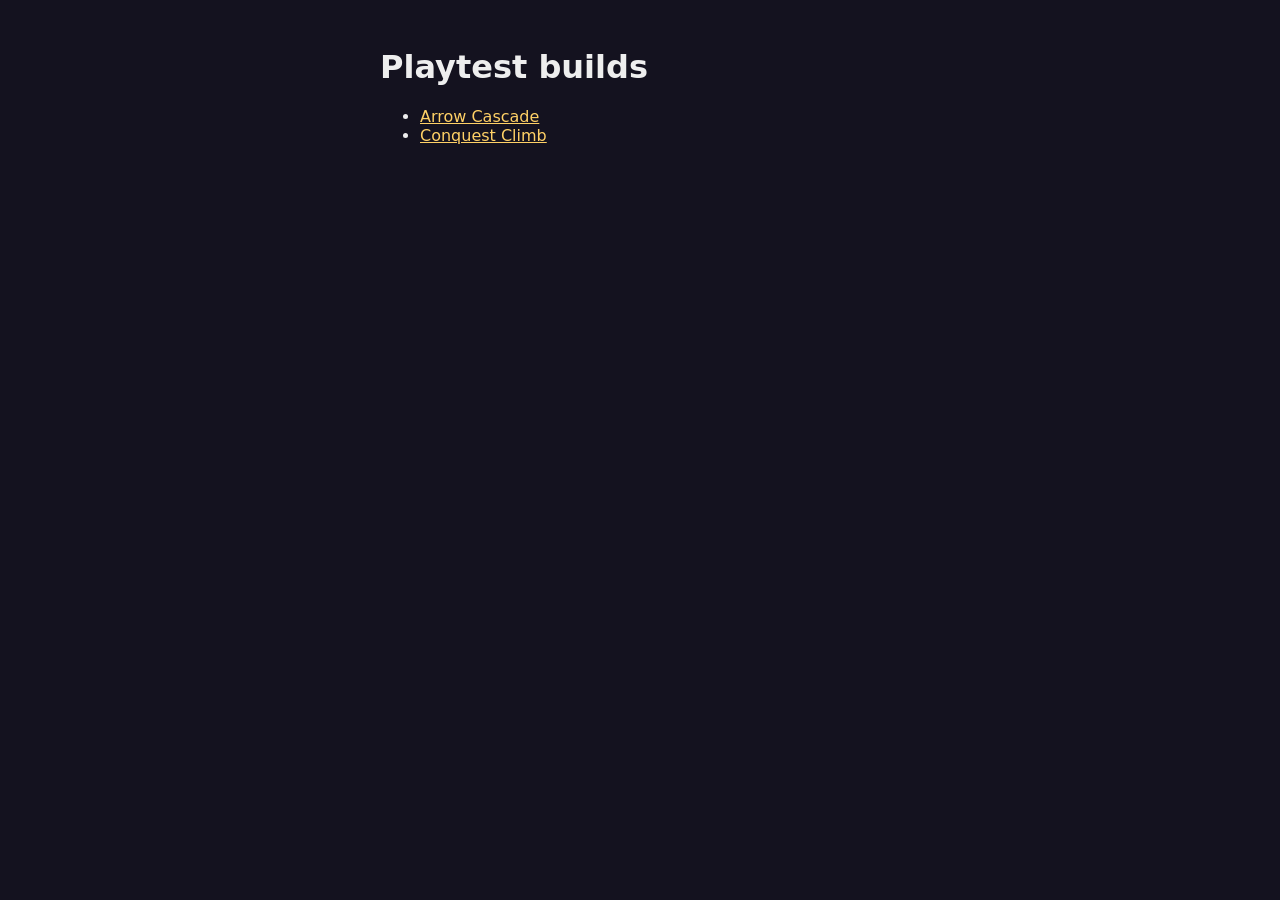
<file: index.html>
<!DOCTYPE html>
<html lang="en"><head><meta charset="utf-8"><meta name="viewport" content="width=device-width,initial-scale=1">
<meta name="robots" content="noindex, nofollow"><title>Playtest builds</title>
<style>body{font-family:system-ui,sans-serif;background:#14121f;color:#eee;max-width:520px;margin:3rem auto;padding:0 1rem}a{color:#ffd166}</style>
</head><body><h1>Playtest builds</h1><ul><li><a href="arrow-cascade/">Arrow Cascade</a></li><li><a href="conquest-climb/">Conquest Climb</a></li></ul></body></html>
</file>
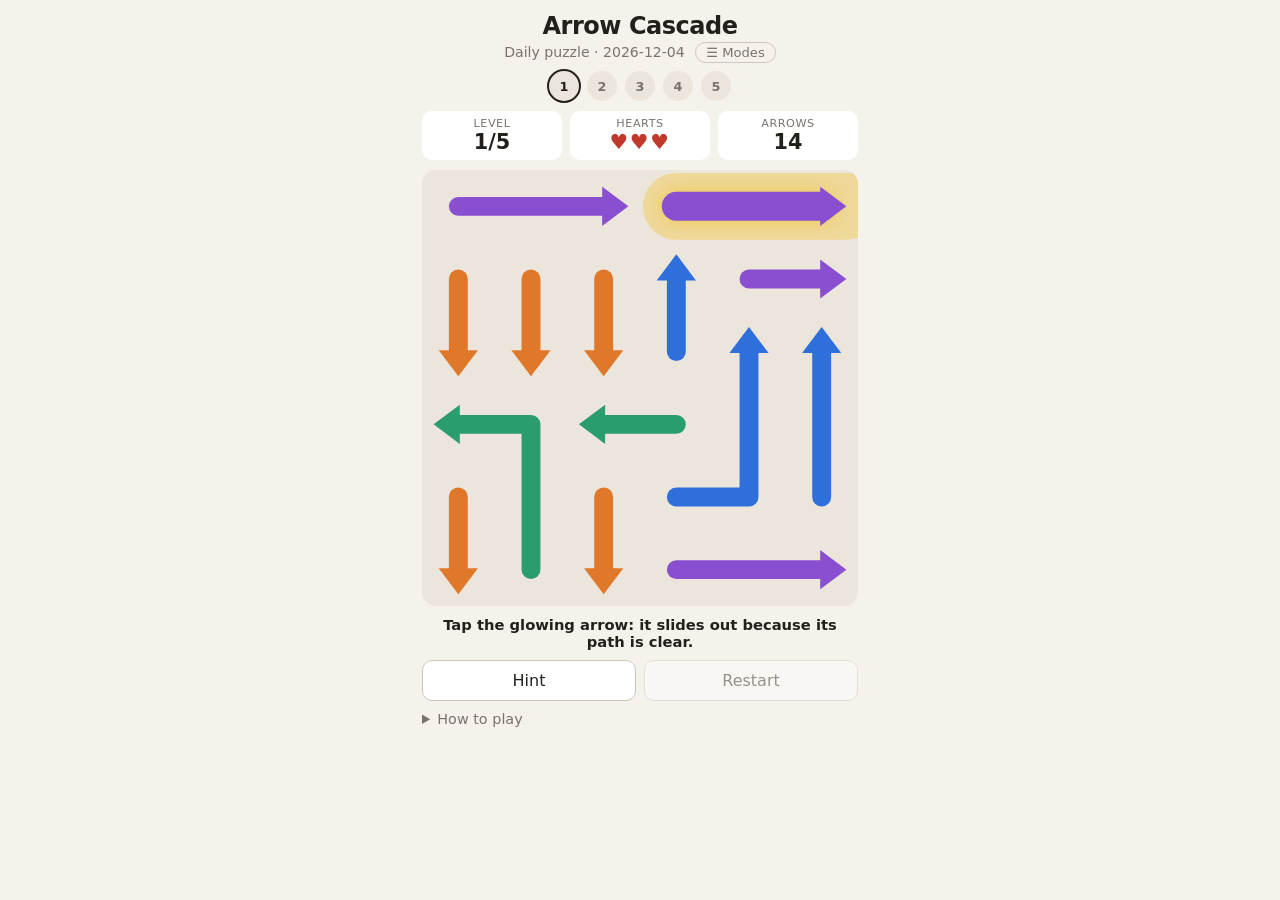
<file: arrow-cascade/index.html>
<!doctype html>
<html lang="en">
  <head>
    <meta charset="UTF-8" />
    <meta name="robots" content="noindex, nofollow">
    <meta name="viewport" content="width=device-width, initial-scale=1, maximum-scale=1, user-scalable=no" />
    <meta name="theme-color" content="#f5f2ec" />
    <title>Arrow Cascade</title>
    <link rel="icon" href="data:," />
    <script type="module" crossorigin src="./assets/index-BezzWlOs.js"></script>
    <link rel="stylesheet" crossorigin href="./assets/index-pkPIiN_Q.css">
  </head>
  <body>
    <main class="app">
      <header class="top">
        <h1>Arrow Cascade</h1>
        <p class="sub">Daily puzzle · <span id="seed"></span> <button id="menu-toggle" class="menu-toggle" aria-expanded="false" aria-controls="menu">☰ Modes</button></p>
        <div id="menu" hidden>
        <nav class="themes" aria-label="Theme">
          <button data-theme="cozy" title="Cozy">🌿 Cozy</button>
          <button data-theme="neon" title="Neon">✨ Neon</button>
          <button data-theme="calcio" title="Football">⚽ Football</button>
        </nav>
        <nav class="tabs" aria-label="Modes">
          <button data-mode="classic">Classic</button>
          <button data-mode="chain">Cascade</button>
          <button data-mode="tide">Tide</button>
          <button data-mode="flip">Jam</button>
          <button data-mode="duel">Duel</button>
          <button data-mode="gravity">Gravity</button>
          <button data-mode="keys">Keys</button>
          <button data-mode="mirrors">Mirrors</button>
          <button data-mode="challenge">Challenge</button>
          <button data-mode="mult">Multiplier</button>
          <button data-mode="editor">Editor</button>
        </nav>
        </div>
        <ol id="dots" class="dots" aria-label="Levels"></ol>
      </header>

      <section id="stats" class="stats" aria-live="polite">
        <div class="stat"><span id="l1" class="label"></span><span id="v1" class="value"></span></div>
        <div class="stat"><span id="l2" class="label"></span><span id="v2" class="value"></span></div>
        <div class="stat"><span id="l3" class="label"></span><span id="v3" class="value"></span></div>
      </section>

      <div id="meter" class="meter" hidden><div id="meter-fill"></div></div>

      <section id="mult-hud" class="mult-hud" hidden>
        <div class="mult-main">
          <div id="mult-num" class="mult-num" data-tier="0" aria-live="polite">x1</div>
          <div class="mult-side">
            <div class="mult-score"><span id="mult-score">0</span><span class="mult-of"> / <span id="mult-target">0</span></span></div>
            <div class="mult-bar"><div id="mult-bar-fill"></div></div>
            <small id="mult-chain" class="mult-chain"></small>
          </div>
        </div>
        <div id="mult-relics" class="mult-relics"></div>
      </section>

      <div class="board-wrap" id="board-wrap">
        <svg id="board" class="board" xmlns="http://www.w3.org/2000/svg" role="grid" aria-label="Game grid"></svg>
        <div id="float" class="float" aria-hidden="true"></div>
      </div>

      <p id="msg" class="msg" aria-live="polite"></p>

      <div class="actions" id="level-actions">
        <button id="hint">Hint</button>
        <button id="flipbtn" hidden>Flip</button>
        <button id="restart">Restart</button>
        <button id="pass" hidden>Vs a friend</button>
      </div>

      <section id="editor" class="editor" hidden>
        <div id="editor-build">
          <div class="editor-row">
            <span class="editor-label">Grid</span>
            <div class="seg" id="editor-size">
              <button data-size="5">5×5</button>
              <button data-size="6">6×6</button>
              <button data-size="7">7×7</button>
              <button data-size="8">8×8</button>
            </div>
          </div>
          <div class="editor-row">
            <span class="editor-label">Tap</span>
            <div class="seg" id="editor-tool">
              <button data-tool="draw" class="on">Arrow</button>
              <button data-tool="mirror-/">Mirror /</button>
              <button data-tool="mirror-\">Mirror \</button>
              <button data-tool="erase">Erase</button>
            </div>
          </div>
          <div class="editor-row" id="editor-path-actions" hidden>
            <span class="editor-label">Direction</span>
            <div class="seg" id="editor-dir">
              <button data-dir="U">▲</button>
              <button data-dir="D">▼</button>
              <button data-dir="L">◀</button>
              <button data-dir="R">▶</button>
            </div>
            <button id="editor-finish">Finish arrow</button>
            <button id="editor-cancel-path">Cancel</button>
          </div>
          <div class="editor-row" id="editor-arrow-panel" hidden>
            <span class="editor-label" id="editor-arrow-label"></span>
            <span class="editor-sub">Lock</span>
            <div class="seg" id="editor-lock"></div>
            <span class="editor-sub">Key</span>
            <div class="seg" id="editor-key"></div>
            <button id="editor-delete-arrow">Delete arrow</button>
          </div>
          <p class="editor-count" id="editor-count"></p>
          <div class="end-actions">
            <button id="editor-test" class="primary">Try the level</button>
            <button id="editor-share">Check and share</button>
          </div>
        </div>
        <div id="editor-share-result" class="panel" hidden>
          <p id="editor-share-msg"></p>
          <textarea id="editor-link" readonly rows="3"></textarea>
          <div class="end-actions">
            <button id="editor-copy-link" class="primary">Copy link</button>
            <button id="editor-back-build">Back to editing</button>
          </div>
        </div>
        <div id="editor-play" hidden>
          <p id="editor-play-note" class="note"></p>
          <div class="end-actions">
            <button id="editor-back-from-play">Back to editing</button>
            <button id="editor-new-from-shared" hidden>Create your own level</button>
          </div>
        </div>
      </section>

      <section id="pick" class="panel pick" hidden>
        <h2>Pick a relic</h2>
        <p class="note" id="pick-sub"></p>
        <div id="pick-cards" class="pick-cards"></div>
      </section>

      <section id="won" class="panel" hidden>
        <h2 id="won-title"></h2>
        <p id="won-detail" class="stars"></p>
        <div class="end-actions" id="won-actions">
          <button id="next" class="primary">Next level</button>
          <button id="again" hidden>Play again</button>
        </div>
      </section>

      <section id="lost" class="panel" hidden>
        <h2 id="lost-title">Out of hearts</h2>
        <p id="lost-detail" class="stars">The level restarts from scratch (counts as a new attempt).</p>
        <button id="retry" class="primary">Retry</button>
      </section>

      <section id="end" class="panel" hidden>
        <h2 id="end-title">Daily challenge complete</h2>
        <pre id="share"></pre>
        <div class="end-actions">
          <button id="copy" class="primary">Copy result</button>
          <button id="replay">Play again</button>
          <button id="newrun" hidden>New run</button>
          <button id="more-modes">More modes</button>
        </div>
        <p id="end-note" class="note">New levels tomorrow, the same for everyone.</p>
      </section>

      <details class="help">
        <summary>How to play</summary>
        <ul id="help"></ul>
      </details>
    </main>
  </body>
</html>
</file>
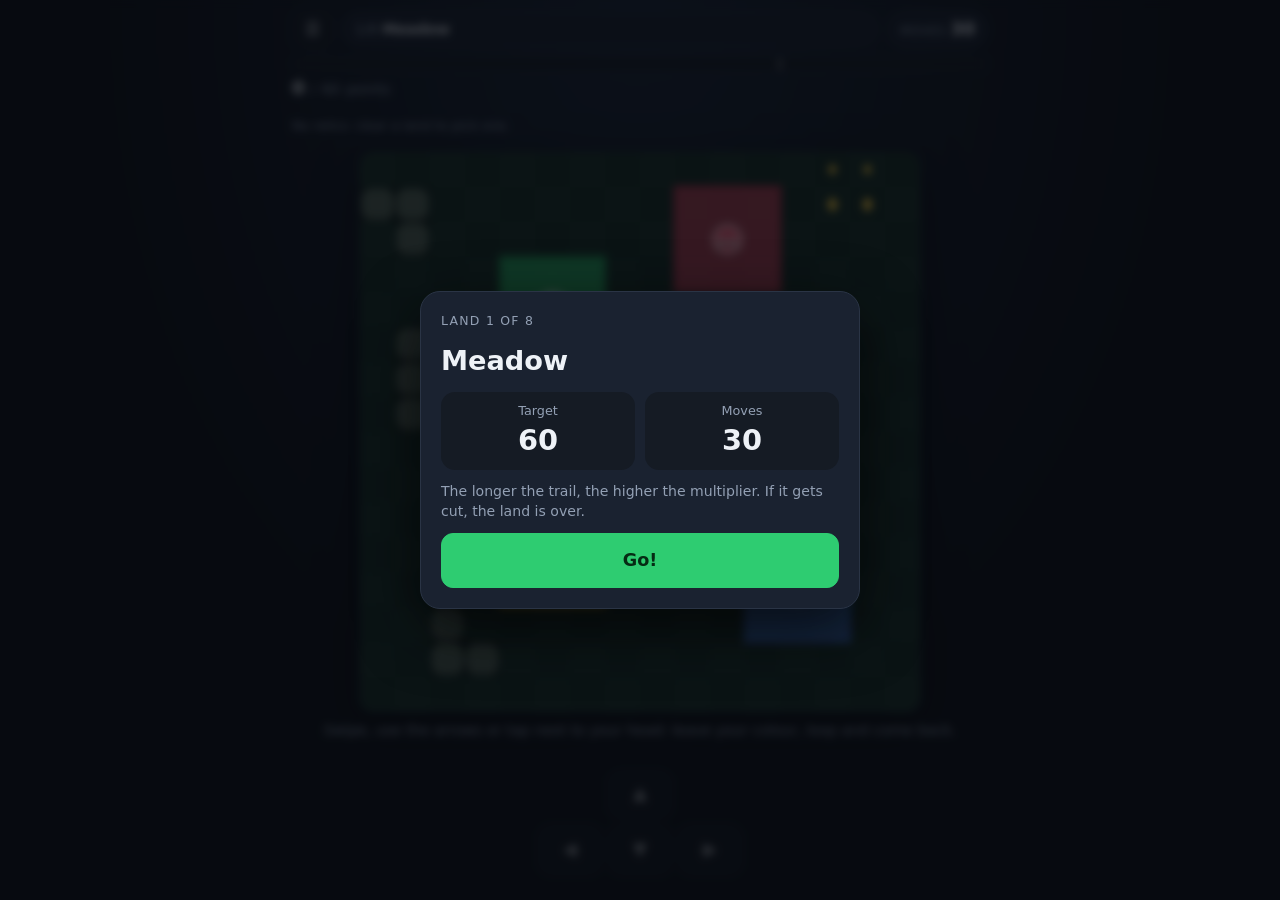
<file: conquest-climb/index.html>
<!doctype html>
<html lang="en">
  <head>
    <meta charset="UTF-8" />
    <meta name="robots" content="noindex, nofollow">
    <meta name="viewport" content="width=device-width, initial-scale=1, maximum-scale=1, user-scalable=no" />
    <meta name="theme-color" content="#0d1117" />
    <title>Conquest Climb</title>
    <link rel="icon" href="data:image/svg+xml,%3Csvg xmlns='http://www.w3.org/2000/svg' viewBox='0 0 16 16'%3E%3Crect width='16' height='16' rx='3' fill='%230d1117'/%3E%3Crect x='2' y='2' width='7' height='7' fill='%232ecc71'/%3E%3Crect x='9' y='9' width='5' height='5' fill='%23ff4d6d'/%3E%3C/svg%3E" />
    <script type="module" crossorigin src="./assets/index-3GPN2msX.js"></script>
    <link rel="stylesheet" crossorigin href="./assets/index-C3mMajAh.css">
  </head>
  <body>
    <main class="app">
      <!-- Partita -->
      <section id="play" class="play">
        <header class="hud">
          <button id="btn-menu" class="icon-btn" aria-label="Menu">☰</button>
          <div class="chip" id="round-chip"><span id="round-num">1/8</span> <b id="round-name">Meadow</b></div>
          <div class="chip moves" id="moves-chip"><span class="lbl">moves</span> <b id="moves">30</b></div>
          <div class="chip threat" id="threat-chip" hidden></div>
          <button id="btn-power" class="icon-btn power-btn" hidden aria-label="God power"></button>
        </header>
        <div class="goal">
          <div class="goal-bar"><div id="goal-fill" class="goal-fill"></div><div id="goal-mark" class="goal-mark"></div></div>
          <div class="goal-text"><b id="score">0</b> / <span id="target">60</span> points <span id="boss" class="boss"></span></div>
        </div>
        <div id="relic-tray" class="relic-tray" aria-label="Relics"></div>
        <div class="board-wrap"><canvas id="board" aria-label="Game grid"></canvas></div>
        <p id="log" class="log"></p>
        <div class="pad" aria-label="Controls">
          <button data-dir="up" aria-label="Up">▲</button>
          <button data-dir="left" aria-label="Left">◀</button>
          <button data-dir="down" aria-label="Down">▼</button>
          <button data-dir="right" aria-label="Right">▶</button>
        </div>
      </section>

      <!-- Menu iniziale -->
      <section id="home" class="overlay">
        <div class="card home-card">
          <h1 class="logo"><span>CON</span><span>QU</span><span>EST</span></h1>
          <p class="tag">Fence in land, collect relics, climb 8 lands.</p>
          <p class="stars-line">★ <b id="home-stars">0</b> stars · best <b id="home-best">0</b></p>
          <div id="theme-picker" class="theme-picker" role="group" aria-label="Theme"></div>
          <p id="theme-note" class="note"></p>
          <div id="god-picker" class="theme-picker" role="group" aria-label="God" hidden></div>
          <p class="note">Your mark:</p>
          <div id="signature-pattern" class="theme-picker" role="group" aria-label="Pattern"></div>
          <div id="signature-color" class="theme-picker" role="group" aria-label="Colour"></div>
          <button id="btn-daily" class="primary big">Daily climb</button>
          <p id="daily-note" class="note"></p>
          <button id="btn-free" class="big">Free climb</button>
          <p class="note">One against all:</p>
          <div class="row">
            <button id="btn-king">👑 The king</button>
            <button id="btn-revolt">✊ Revolt</button>
          </div>
          <button id="btn-city" class="big">🏙️ Your real city</button>
          <div class="row">
            <button id="btn-collection">Collection</button>
            <button id="btn-help">How to play</button>
            <button id="btn-sound" aria-label="Sound">🔊</button>
          </div>
        </div>
      </section>

      <!-- Fine partita sulla città vera -->
      <section id="city-over" class="overlay" hidden>
        <div class="card over-card">
          <p class="kicker">Your real city</p>
          <h2 id="city-over-title">Result</h2>
          <p class="note" id="city-over-text"></p>
          <p class="note" id="city-over-attrib"></p>
          <div class="row">
            <button id="btn-city-quadro">🖼️ My picture</button>
            <button id="btn-city-home" class="primary">Menu</button>
          </div>
        </div>
      </section>

      <!-- Fine duello -->
      <section id="duel-over" class="overlay" hidden>
        <div class="card over-card">
          <p class="kicker">One against all</p>
          <h2 id="duel-over-title">Victory!</h2>
          <p class="note" id="duel-over-text"></p>
          <div class="row">
            <button id="btn-duel-quadro">🖼️ My picture</button>
            <button id="btn-duel-home" class="primary">Menu</button>
          </div>
        </div>
      </section>

      <!-- Inizio territorio -->
      <section id="intro" class="overlay" hidden>
        <div class="card intro-card">
          <p class="kicker" id="intro-kicker">Land 1 of 8</p>
          <h2 id="intro-name">Meadow</h2>
          <p id="intro-boss" class="boss-big" hidden></p>
          <div class="intro-stats">
            <div><span>Target</span><b id="intro-target">60</b></div>
            <div><span>Moves</span><b id="intro-moves">30</b></div>
          </div>
          <p class="note">The longer the trail, the higher the multiplier. If it gets cut, the land is over.</p>
          <p id="intro-theme" class="note theme-hint" hidden></p>
          <button id="btn-go" class="primary big">Go!</button>
        </div>
      </section>

      <!-- Reliquia -->
      <section id="reward" class="overlay" hidden>
        <div class="card reward-card">
          <p class="kicker">Land cleared</p>
          <h2><span id="reward-score">0</span> <small>/ <span id="reward-target">0</span></small></h2>
          <p class="note" id="reward-carry"></p>
          <p class="choose">Pick a relic</p>
          <div id="offers" class="offers"></div>
          <button id="btn-skip" class="link">Skip</button>
          <p class="choose">🌾 Resources: <b id="reward-resources">0</b> (build while they last)</p>
          <div id="buildings" class="offers"></div>
        </div>
      </section>

      <!-- Fine run -->
      <section id="over" class="overlay" hidden>
        <div class="card over-card">
          <p class="kicker" id="over-kicker">Climb over</p>
          <h2 id="over-title">Land 3</h2>
          <div id="over-bar" class="over-bar"></div>
          <p class="total">🏆 <b id="over-total">0</b> points</p>
          <p class="stars-gain">★ +<b id="over-stars">0</b> stars</p>
          <div id="over-unlocks" class="unlocks"></div>
          <p id="over-official" class="note"></p>
          <pre id="share" class="share"></pre>
          <div class="row">
            <button id="btn-again" class="primary">Play again</button>
            <button id="btn-home">Menu</button>
          </div>
          <div class="row">
            <button id="btn-copy">Copy result</button>
            <button id="btn-challenge">Challenge a friend</button>
          </div>
          <div class="row">
            <button id="btn-quadro">🖼️ My picture</button>
          </div>
        </div>
      </section>

      <!-- Collezione -->
      <section id="collection" class="overlay" hidden>
        <div class="card coll-card">
          <h2>Collection</h2>
          <p class="note">★ <b id="coll-stars">0</b> stars. You earn stars by clearing lands.</p>
          <h3>Trails</h3>
          <div id="skins" class="skins"></div>
          <h3>Relics</h3>
          <div id="relic-list" class="relic-list"></div>
          <button id="btn-coll-close" class="primary">Done</button>
        </div>
      </section>

      <!-- Regole -->
      <section id="help" class="overlay" hidden>
        <div class="card help-card">
          <h2>How to play</h2>
          <ul>
            <li>Each move shifts your head by one cell (arrows/WASD, swipe, tap on the grid or the buttons). Then the 3 rivals move.</li>
            <li>Outside your colour you leave a trail; coming back you capture the trail and everything it encloses.</li>
            <li><b>Points = cells × multiplier.</b> The multiplier rises by 1 every 4 trail cells: long loops are worth more but are riskier. Gems are worth double.</li>
            <li>If a rival steps on your trail, the land ends at once (points already scored stay). You can do the same to them.</li>
            <li>Reach the target within the moves to go to the next land and pick a <b>relic</b> that bends the rules in your favour. 8 lands; the 4th and 8th are harder.</li>
            <li>The <b>Daily climb</b> is the same for everyone: same maps, same relic offers (base ones only). The first attempt is the official one. Relics unlocked with stars appear in the Free climb.</li>
          </ul>
          <button id="btn-help-close" class="primary">Got it</button>
        </div>
      </section>

      <div id="toast" class="toast" hidden></div>
    </main>
  </body>
</html>
</file>
<file: arrow-cascade/assets/index-pkPIiN_Q.css>
:root{--bg:#f5f2ec;--ink:#23201c;--muted:#7a736a;--cell:#ebe5db;--dot:#cfc6b8;--U:#2f6fdb;--D:#e0782a;--L:#2a9d6a;--R:#8a4fd0;--warn:#c0392b;--gold:#f1c84b;font-family:system-ui,-apple-system,Segoe UI,Roboto,sans-serif}*{box-sizing:border-box}[hidden]{display:none!important}html,body{min-height:100%;margin:0}body{background:var(--bg);min-height:100vh;color:var(--ink);transition:background .2s,color .2s}button{font:inherit;color:inherit}.app{flex-direction:column;gap:10px;max-width:460px;margin:0 auto;padding:12px 12px 32px;display:flex}.top{text-align:center}h1{letter-spacing:-.02em;margin:0;font-size:1.5rem}.sub{color:var(--muted);margin:2px 0 8px;font-size:.88rem}.tabs{background:#e4ddd1;border-radius:12px;grid-template-columns:repeat(3,1fr);gap:4px;margin-bottom:8px;padding:4px;display:grid}.tabs button{cursor:pointer;color:var(--muted);background:0 0;border:0;border-radius:9px;padding:8px 2px;font-size:.86rem;font-weight:600}.tabs button.on{color:var(--ink);background:#fff;box-shadow:0 1px 2px #0000001a}.themes{justify-content:center;gap:6px;margin-bottom:8px;display:flex}.themes button{cursor:pointer;color:var(--muted);background:#fff;border:1px solid #cfc6b8;border-radius:999px;padding:4px 10px;font-size:.78rem}.themes button.on{background:var(--ink);color:#fff;border-color:var(--ink)}.dots{justify-content:center;gap:8px;min-height:30px;margin:0;padding:0;list-style:none;display:flex}.dots li{background:var(--cell);width:30px;height:30px;color:var(--muted);border-radius:50%;place-items:center;font-size:.8rem;font-weight:600;display:grid}.dots li.done{background:var(--gold);color:var(--ink)}.dots li.cur{outline:2px solid var(--ink);color:var(--ink)}.stats{grid-template-columns:repeat(3,1fr);gap:8px;display:grid}.stat{text-align:center;background:#fff;border-radius:10px;padding:6px 8px}.label{color:var(--muted);text-transform:uppercase;letter-spacing:.05em;font-size:.7rem;display:block}.value{font-variant-numeric:tabular-nums;font-size:1.3rem;font-weight:700}.value.hearts{color:var(--warn);letter-spacing:.08em}.meter{background:#e4ddd1;border-radius:4px;height:8px;overflow:hidden}#meter-fill{background:linear-gradient(90deg, #5aa7e0, #2f6fdb 60%, var(--warn));width:0;height:100%;transition:width .2s}.board-wrap{width:min(94vw,436px);margin:0 auto;position:relative}@media (width>=700px) and (height<=860px){.board-wrap{width:min(436px,max(300px,100vh - 330px))}body[data-mode=mult] .board-wrap{width:min(436px,max(280px,100vh - 420px))}}.board{aspect-ratio:1;background:var(--cell);touch-action:manipulation;border-radius:14px;width:100%;display:block;overflow:hidden}.board .gdot{fill:var(--dot);pointer-events:none}.board .arrow{cursor:pointer;-webkit-tap-highlight-color:transparent}.board .arrow .hit{stroke:#0000;stroke-width:.92px;fill:none;stroke-linecap:round;stroke-linejoin:round}.board .arrow .body{fill:none;stroke-width:.26px;stroke-linecap:round;stroke-linejoin:round}.board .arrow.d-U{--c:var(--U)}.board .arrow.d-D{--c:var(--D)}.board .arrow.d-L{--c:var(--L)}.board .arrow.d-R{--c:var(--R)}.board .arrow .body{stroke:var(--c)}.board .arrow .tip{fill:var(--c)}.board .arrow.gone{pointer-events:none}.board .arrow.hint .body{stroke-width:.4px;filter:drop-shadow(0 0 .12px var(--gold))}.board .arrow.hint .hit{stroke:#f1c84b73}.board .arrow.bump .body{stroke:var(--warn)}.board .arrow.bump .tip{fill:var(--warn)}.board .ray{pointer-events:none;stroke:var(--warn);stroke-width:.1px;stroke-dasharray:.18 .14;fill:none;opacity:0;transition:opacity .15s}.board .ray.on{opacity:.9}.board .arrow.new{animation:.35s ease-out drop}@keyframes drop{0%{opacity:0;transform:translateY(-.4px)}to{opacity:1;transform:none}}.board.over{filter:grayscale(.7)}.board .mirror line{stroke:var(--ink);stroke-width:.05px;opacity:.55;stroke-linecap:round}.board .badge{pointer-events:none}.float{pointer-events:none;position:absolute;inset:0}.float span{color:var(--ink);text-shadow:0 1px #fff;font-size:1.1rem;font-weight:800;animation:.8s ease-out forwards rise;position:absolute;transform:translate(-50%,-50%)}@keyframes rise{to{opacity:0;transform:translate(-50%,-160%)}}.msg{text-align:center;min-height:1.3em;color:var(--muted);margin:0;font-size:.92rem}.msg.warn{color:var(--warn);font-weight:600}.msg.good{color:var(--ink);font-weight:600}.actions{grid-auto-columns:1fr;grid-auto-flow:column;gap:8px;display:grid}.actions button.on{background:var(--gold);border-color:#d9ad2a;font-weight:700}.actions button,.panel button{cursor:pointer;background:#fff;border:1px solid #cfc6b8;border-radius:10px;padding:10px 8px}button:disabled{opacity:.45;cursor:default}button.primary{background:var(--ink);color:#fff;border-color:var(--ink)}.panel{text-align:center;background:#fff;border-radius:14px;padding:14px}.panel h2{margin:0 0 6px;font-size:1.2rem}.stars{margin:0 0 10px;font-size:1rem}.panel pre{text-align:left;background:var(--bg);white-space:pre-wrap;border-radius:8px;padding:10px;font-size:.88rem}.end-actions{grid-template-columns:1fr 1fr;gap:8px;display:grid}.note{color:var(--muted);margin:10px 0 0;font-size:.85rem}.help{color:var(--muted);font-size:.9rem}.help summary{cursor:pointer}.help ul{margin:6px 0 0;padding-left:18px}.board .arrow.flipped .body{stroke-dasharray:.34 .12}.board .arrow.turned{animation:.3s ease-out turn}@keyframes turn{0%{opacity:.2}to{opacity:1}}body[data-mode=duel][data-turn="1"] .board{box-shadow:inset 0 0 0 3px #d9cfc0}body[data-mode=duel][data-turn="0"] .board{box-shadow:0 0 0 3px var(--gold) inset}.board .arrow.botpick .body{stroke-width:.42px}body[data-theme=neon]{--bg:#12081f;--ink:#f2eefe;--muted:#a190d8;--cell:#1c1033;--dot:#3a2a5c;--U:#00e5ff;--D:#ff2fb0;--L:#39ff8a;--R:#ffe14d;--warn:#ff4d6a;--gold:#ffe14d}body[data-theme=neon] .tabs,body[data-theme=neon] .themes button{background:#1c1033;border-color:#3a2a5c}body[data-theme=neon] .stat,body[data-theme=neon] .panel,body[data-theme=neon] .tabs button.on,body[data-theme=neon] .actions button,body[data-theme=neon] .panel button,body[data-theme=neon] textarea,body[data-theme=neon] input,body[data-theme=neon] .seg button{color:var(--ink);background:#1c1033;border-color:#3a2a5c}body[data-theme=neon] .board .arrow .body{filter:drop-shadow(0 0 2.5px var(--c))}body[data-theme=neon] .board{box-shadow:0 0 26px #00e5ff33}body[data-theme=calcio]{--bg:#eaf6ea;--ink:#0b3d1e;--muted:#4f7a5c;--cell:#2e8b3d;--dot:#fff;--U:#16418f;--D:#d61f26;--L:#fff;--R:#f2c744;--warn:#d61f26;--gold:#f2c744}body[data-theme=calcio] .board{background:repeating-linear-gradient(90deg,#2e8b3d 0 12.5%,#34974a 12.5% 25%)}body[data-theme=calcio] .board .gdot{fill:#ffffffb3}.editor{flex-direction:column;gap:10px;display:flex}.editor-row{flex-wrap:wrap;align-items:center;gap:6px;display:flex}.editor-label{min-width:58px;font-size:.85rem;font-weight:700}.editor-sub{color:var(--muted);margin-left:4px;font-size:.78rem}.seg{flex-wrap:wrap;gap:4px;display:flex}.seg button{cursor:pointer;background:#fff;border:1px solid #cfc6b8;border-radius:8px;padding:8px 10px;font-size:.82rem}.seg button.on{background:var(--gold);border-color:#d9ad2a;font-weight:700}.editor-count{color:var(--muted);margin:0;font-size:.85rem}#editor-link{resize:none;border:1px solid #cfc6b8;border-radius:8px;width:100%;padding:8px;font-size:.8rem}.board .path-cell{fill:var(--gold);opacity:.55;pointer-events:none}.board .mirror.editor-mirror line{stroke:var(--ink);stroke-width:.07px;opacity:.8}.board .badge.lock{pointer-events:none}.mult-hud{background:#fff;border-radius:14px;flex-direction:column;gap:8px;padding:10px 12px;display:flex}.mult-main{align-items:center;gap:14px;display:flex}.mult-num{text-align:center;letter-spacing:-.03em;min-width:92px;color:var(--ink);transform-origin:50% 70%;will-change:transform;-webkit-user-select:none;user-select:none;font-size:2.6rem;font-weight:900;line-height:1}.mult-num[data-tier="1"]{color:#d9822b}.mult-num[data-tier="2"]{color:#d64545;text-shadow:0 0 10px #d6454573}.mult-num[data-tier="3"]{color:#b02fd0;text-shadow:0 0 14px #b02fd099}.mult-side{flex-direction:column;flex:1;gap:4px;min-width:0;display:flex}.mult-score{font-variant-numeric:tabular-nums;font-size:1.35rem;font-weight:800}.mult-of{color:var(--muted);font-size:.95rem;font-weight:600}.mult-bar{background:#e4ddd1;border-radius:5px;height:10px;overflow:hidden}#mult-bar-fill{background:var(--gold);width:0;height:100%;transition:width .25s}.mult-bar.met #mult-bar-fill{background:#3aa86b}.mult-chain{color:var(--muted);min-height:1.1em}.mult-relics{flex-wrap:wrap;gap:4px;min-height:24px;display:flex}.relic-pill{background:var(--bg);cursor:help;border:1px solid #d9cfc0;border-radius:12px;padding:2px 8px;font-size:.78rem}.relic-pill.new{border-color:var(--gold);animation:.5s ease-out drop}.pick-cards{text-align:left;gap:8px;display:grid}.relic-card{cursor:pointer;text-align:left;background:#fff;border:2px solid #cfc6b8;border-radius:12px;grid-template-columns:2.2rem 1fr;align-items:center;gap:2px 10px;padding:10px;transition:transform .12s,border-color .12s;display:grid}.relic-card:hover,.relic-card:focus-visible{border-color:var(--ink);outline:none;transform:translateY(-2px)}.relic-card .ico{text-align:center;grid-row:span 3;font-size:1.8rem}.relic-card b{font-size:1rem}.relic-card span.d{color:var(--muted);font-size:.85rem}.relic-card span.syn{color:#b8860b;font-size:.8rem;font-weight:700}.board-wrap.shake{animation:var(--shake,none)}.board .arrow.boom{pointer-events:none;transform-box:fill-box;transform-origin:50%;animation:.45s ease-in forwards boom}@keyframes boom{0%{filter:brightness();transform:scale(1)}35%{filter:brightness(2.2);transform:scale(1.25)}to{opacity:0;transform:scale(.1)}}.board .bombrow{fill:#f1c84b8c;pointer-events:none;animation:.55s ease-out forwards bombrow}@keyframes bombrow{0%{opacity:1}to{opacity:0}}.float span.big{color:#b02fd0;font-size:1.6rem}body[data-theme=neon] .mult-hud,body[data-theme=neon] .relic-card{background:#1c1033;border-color:#3a2a5c}body[data-theme=neon] .mult-bar{background:#3a2a5c}body[data-theme=neon] .relic-pill{background:#12081f;border-color:#3a2a5c}@media (prefers-reduced-motion:reduce){.board-wrap.shake{animation:none}}.menu-toggle{border:1px solid var(--dot);cursor:pointer;color:var(--muted);background:0 0;border-radius:999px;margin-left:6px;padding:2px 10px;font-size:.82rem}body.ad-playing{pointer-events:none}body{-webkit-user-select:none;user-select:none;-webkit-touch-callout:none}textarea,input,pre{-webkit-user-select:text;user-select:text}
</file>
<file: conquest-climb/assets/index-C3mMajAh.css>
:root{--bg:#0d1117;--bg2:#151b24;--card:#1a2230;--line:#2a3445;--text:#eef2f7;--muted:#93a0b4;--accent:#2ecc71;--gold:#ffd23f;--danger:#ff4d6d;--lightningcss-light: ;--lightningcss-dark:initial;color-scheme:dark}*{box-sizing:border-box}html,body{height:100%;margin:0}body{background:radial-gradient(ellipse at top, #1b2638 0%, var(--bg) 60%) fixed;color:var(--text);-webkit-tap-highlight-color:transparent;overscroll-behavior:none;font:16px/1.4 system-ui,-apple-system,Segoe UI,Roboto,sans-serif}.app{max-width:560px;min-height:100%;margin:0 auto;position:relative}@media (width>=1000px) and (height>=900px){.app{max-width:720px}}button{font:inherit;color:var(--text);background:var(--bg2);border:1px solid var(--line);cursor:pointer;touch-action:manipulation;border-radius:12px;padding:10px 16px;transition:transform 80ms,background .15s,border-color .15s}button:hover{border-color:#3d4a60}button:active{transform:scale(.97)}button.primary{background:var(--accent);border-color:var(--accent);color:#062b14;font-weight:800}button.big{width:100%;padding:14px;font-size:1.1rem;font-weight:700}button.link{color:var(--muted);background:0 0;border:none;text-decoration:underline}.icon-btn{padding:6px 12px;font-size:1.1rem}.play{flex-direction:column;gap:8px;padding:10px 12px 18px;display:flex}.hud{align-items:center;gap:8px;display:flex}.chip{background:var(--card);border:1px solid var(--line);white-space:nowrap;border-radius:999px;padding:6px 12px;font-size:.9rem}#round-chip{text-overflow:ellipsis;flex:1;overflow:hidden}#round-num{color:var(--muted)}.moves .lbl{color:var(--muted);text-transform:uppercase;letter-spacing:.05em;font-size:.75rem}.moves b{font-variant-numeric:tabular-nums;font-size:1.1rem}.moves.low{border-color:var(--danger);animation:.8s infinite pulse}.moves.low b{color:var(--danger)}.moves.bump{animation:.4s bump}.threat{color:var(--danger);border-color:var(--danger)}.threat.soon{animation:.8s infinite pulse}@keyframes pulse{50%{box-shadow:0 0 0 4px #ff4d6d40}}@keyframes bump{30%{background:#235a3a;transform:scale(1.25)}}.goal{flex-direction:column;gap:4px;display:flex}.goal-bar{background:var(--bg2);border:1px solid var(--line);border-radius:999px;height:14px;position:relative;overflow:hidden}.goal-fill{background:linear-gradient(90deg, #1f9d55, var(--accent));border-radius:999px;width:0;height:100%;transition:width .45s cubic-bezier(.2,1.3,.4,1)}.goal-fill.done{background:linear-gradient(90deg, #e0a800, var(--gold));box-shadow:0 0 12px var(--gold)}.goal-mark{background:#fff8;width:2px;position:absolute;top:0;bottom:0}.goal-text{color:var(--muted);flex-wrap:wrap;align-items:baseline;gap:6px;font-size:.9rem;display:flex}.goal-text b{color:var(--text);font-variant-numeric:tabular-nums;font-size:1.15rem}.goal-text b.pop{animation:.45s bump;display:inline-block}.boss{color:var(--danger);font-size:.8rem;font-weight:700}.relic-tray{flex-wrap:wrap;gap:6px;min-height:36px;display:flex}.relic{background:var(--card);border:1px solid var(--line);border-radius:10px;place-items:center;width:36px;height:36px;padding:0;font-size:1.2rem;display:grid}.relic.fire{animation:.6s relicfire}@keyframes relicfire{0%{transform:scale(1)}30%{border-color:var(--gold);box-shadow:0 0 14px var(--gold);transform:scale(1.35)rotate(-8deg)}to{transform:scale(1)}}.relic-empty{color:var(--muted);align-self:center;font-size:.8rem}.board-wrap{justify-content:center;display:flex}canvas{touch-action:none;box-shadow:0 10px 40px #0008, 0 0 0 1px var(--line);border-radius:14px;max-width:100%}.log{min-height:2.8em;color:var(--muted);text-align:center;margin:0;font-size:.9rem}.pad{grid-template-rows:repeat(2,50px);grid-template-columns:repeat(3,64px);justify-content:center;gap:6px;display:grid}.pad button{font-size:1.1rem}.pad button[data-dir=up]{grid-area:1/2}.pad button[data-dir=left]{grid-area:2/1}.pad button[data-dir=down]{grid-area:2/2}.pad button[data-dir=right]{grid-area:2/3}@media (hover:hover) and (pointer:fine){.pad{opacity:.6}}.overlay{-webkit-backdrop-filter:blur(4px);backdrop-filter:blur(4px);z-index:10;background:#06090eb8;place-items:center;padding:16px;animation:.2s fadein;display:grid;position:fixed;inset:0;overflow-y:auto}.overlay[hidden]{display:none}@keyframes fadein{0%{opacity:0}}.card{background:var(--card);border:1px solid var(--line);border-radius:20px;flex-direction:column;gap:12px;width:min(440px,100%);padding:20px;animation:.28s cubic-bezier(.2,1.3,.4,1) rise;display:flex;box-shadow:0 20px 60px #000a}@keyframes rise{0%{opacity:0;transform:translateY(24px)scale(.96)}}.card h2{margin:0;font-size:1.7rem}.card h3{color:var(--muted);margin:6px 0 0;font-size:1rem}.kicker{color:var(--muted);text-transform:uppercase;letter-spacing:.1em;margin:0;font-size:.78rem}.note{color:var(--muted);margin:0;font-size:.88rem}.row{flex-wrap:wrap;gap:8px;display:flex}.row>button{flex:1}.logo{letter-spacing:-.02em;margin:0;font-size:3.2rem;font-weight:950;line-height:1}.logo span:first-child{color:#2ecc71}.logo span:nth-child(2){color:#ff4d6d}.logo span:nth-child(3){color:#4d8dff}.tag{color:var(--muted);margin:0}.stars-line{color:var(--gold);margin:0}.intro-stats{grid-template-columns:1fr 1fr;gap:10px;display:grid}.intro-stats div{background:var(--bg2);border-radius:14px;flex-direction:column;align-items:center;padding:10px;display:flex}.intro-stats span{color:var(--muted);font-size:.8rem}.intro-stats b{font-size:1.8rem}.boss-big{color:var(--danger);margin:0;font-weight:800}.reward-card h2 small{color:var(--muted);font-size:1rem}.choose{margin:4px 0 0;font-weight:700}.offers{gap:10px;display:grid}.offer{text-align:left;background:var(--bg2);border-radius:16px;grid-template-columns:52px 1fr;align-items:center;gap:12px;padding:12px;animation:.35s backwards rise;display:grid}.offer:nth-child(2){animation-delay:80ms}.offer:nth-child(3){animation-delay:.16s}.offer:hover{border-color:var(--gold)}.offer .ic{background:var(--card);border-radius:14px;place-items:center;width:52px;height:52px;font-size:2rem;display:grid}.offer b{display:block}.offer small{color:var(--muted)}.over-bar{letter-spacing:2px;font-size:1.5rem}.total{margin:0;font-size:1.3rem}.stars-gain{color:var(--gold);margin:0;font-size:1.1rem}.unlocks{flex-direction:column;gap:6px;display:flex}.unlock{color:var(--gold);background:#2a2410;border:1px solid #6b5a14;border-radius:12px;padding:8px 12px;animation:.4s backwards rise}.share{background:var(--bg2);white-space:pre-wrap;word-break:break-word;border-radius:12px;margin:0;padding:10px;font:14px/1.35 ui-monospace,Menlo,monospace}.skins{grid-template-columns:repeat(3,1fr);gap:8px;display:grid}.skin{flex-direction:column;align-items:center;gap:4px;padding:10px 6px;display:flex}.skin .sw{border:3px solid #fff;border-radius:50%;width:38px;height:38px}.skin.sel{border-color:var(--accent);box-shadow:0 0 0 2px var(--accent) inset}.skin.locked{opacity:.45}.skin small{color:var(--muted);font-size:.75rem}.relic-list{gap:6px;max-height:34vh;display:grid;overflow-y:auto}.relic-row{grid-template-columns:30px 1fr;align-items:start;gap:8px;font-size:.88rem;display:grid}.relic-row.locked{opacity:.45}.relic-row small{color:var(--muted)}.help-card ul{color:#d3dae6;flex-direction:column;gap:6px;margin:0;padding-left:1.1em;font-size:.93rem;display:flex}.toast{z-index:20;border:1px solid var(--line);background:#000d;border-radius:12px;max-width:90vw;padding:10px 16px;animation:.25s rise;position:fixed;bottom:24px;left:50%;transform:translate(-50%)}.play.demo .hud,.play.demo .goal,.play.demo .relic-tray,.play.demo .log,.play.demo .pad{display:none}.play.demo .board-wrap{margin-top:12px}#home{-webkit-backdrop-filter:none;backdrop-filter:none;background:linear-gradient(#06090e00 0%,#06090e26 35%,#06090ee6 70%);place-items:end center}#home .card{gap:10px;padding:16px 18px}.theme-picker{gap:8px;display:flex}.theme-picker button{border-radius:12px;flex-direction:column;flex:1;align-items:center;gap:2px;padding:10px 6px;font-size:.8rem;display:flex}.theme-picker button .ic{font-size:1.4rem}.theme-picker button.sel{border-color:var(--accent);background:#1c3a26}.theme-hint{color:var(--gold)}#home .logo{font-size:2.6rem}@media (height>=900px),(width>=700px){#home{background:#06090e8c;place-items:center}}body{-webkit-user-select:none;user-select:none;-webkit-touch-callout:none}textarea,input,pre{-webkit-user-select:text;user-select:text}
</file>
